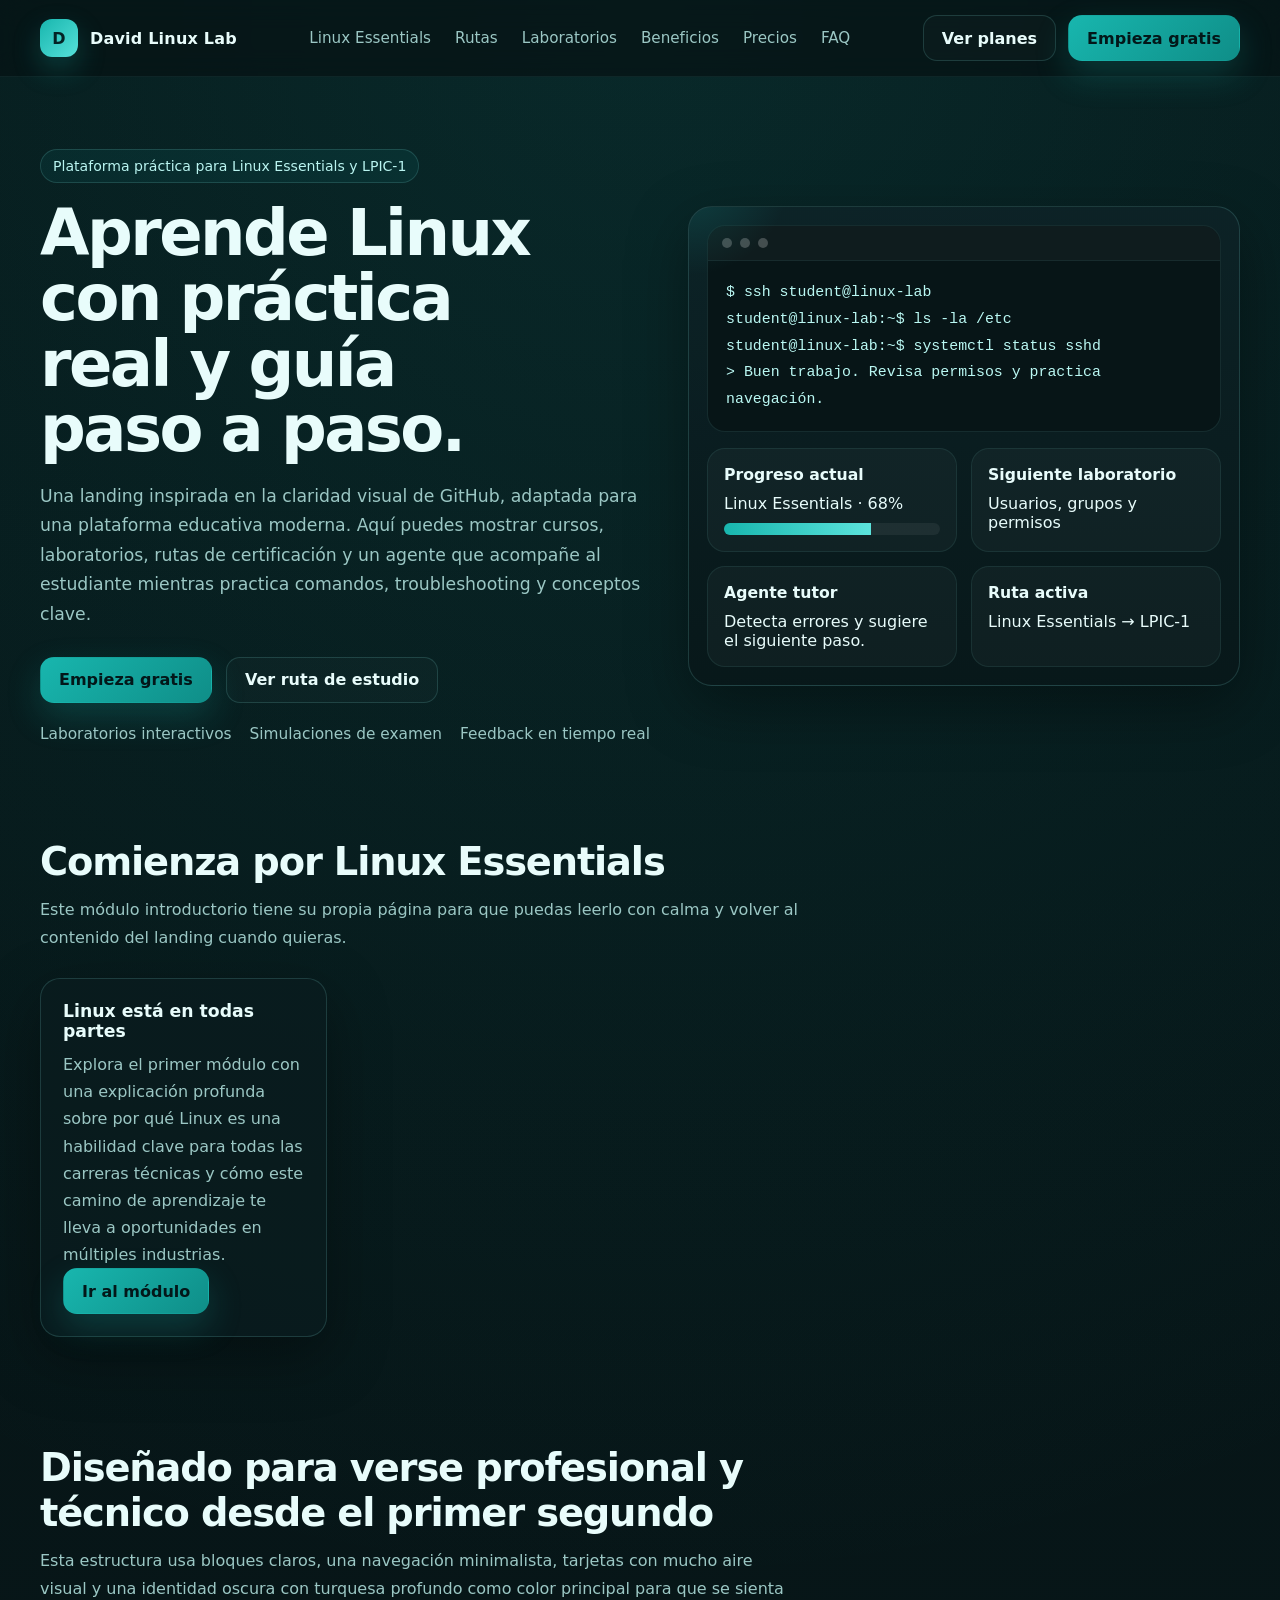
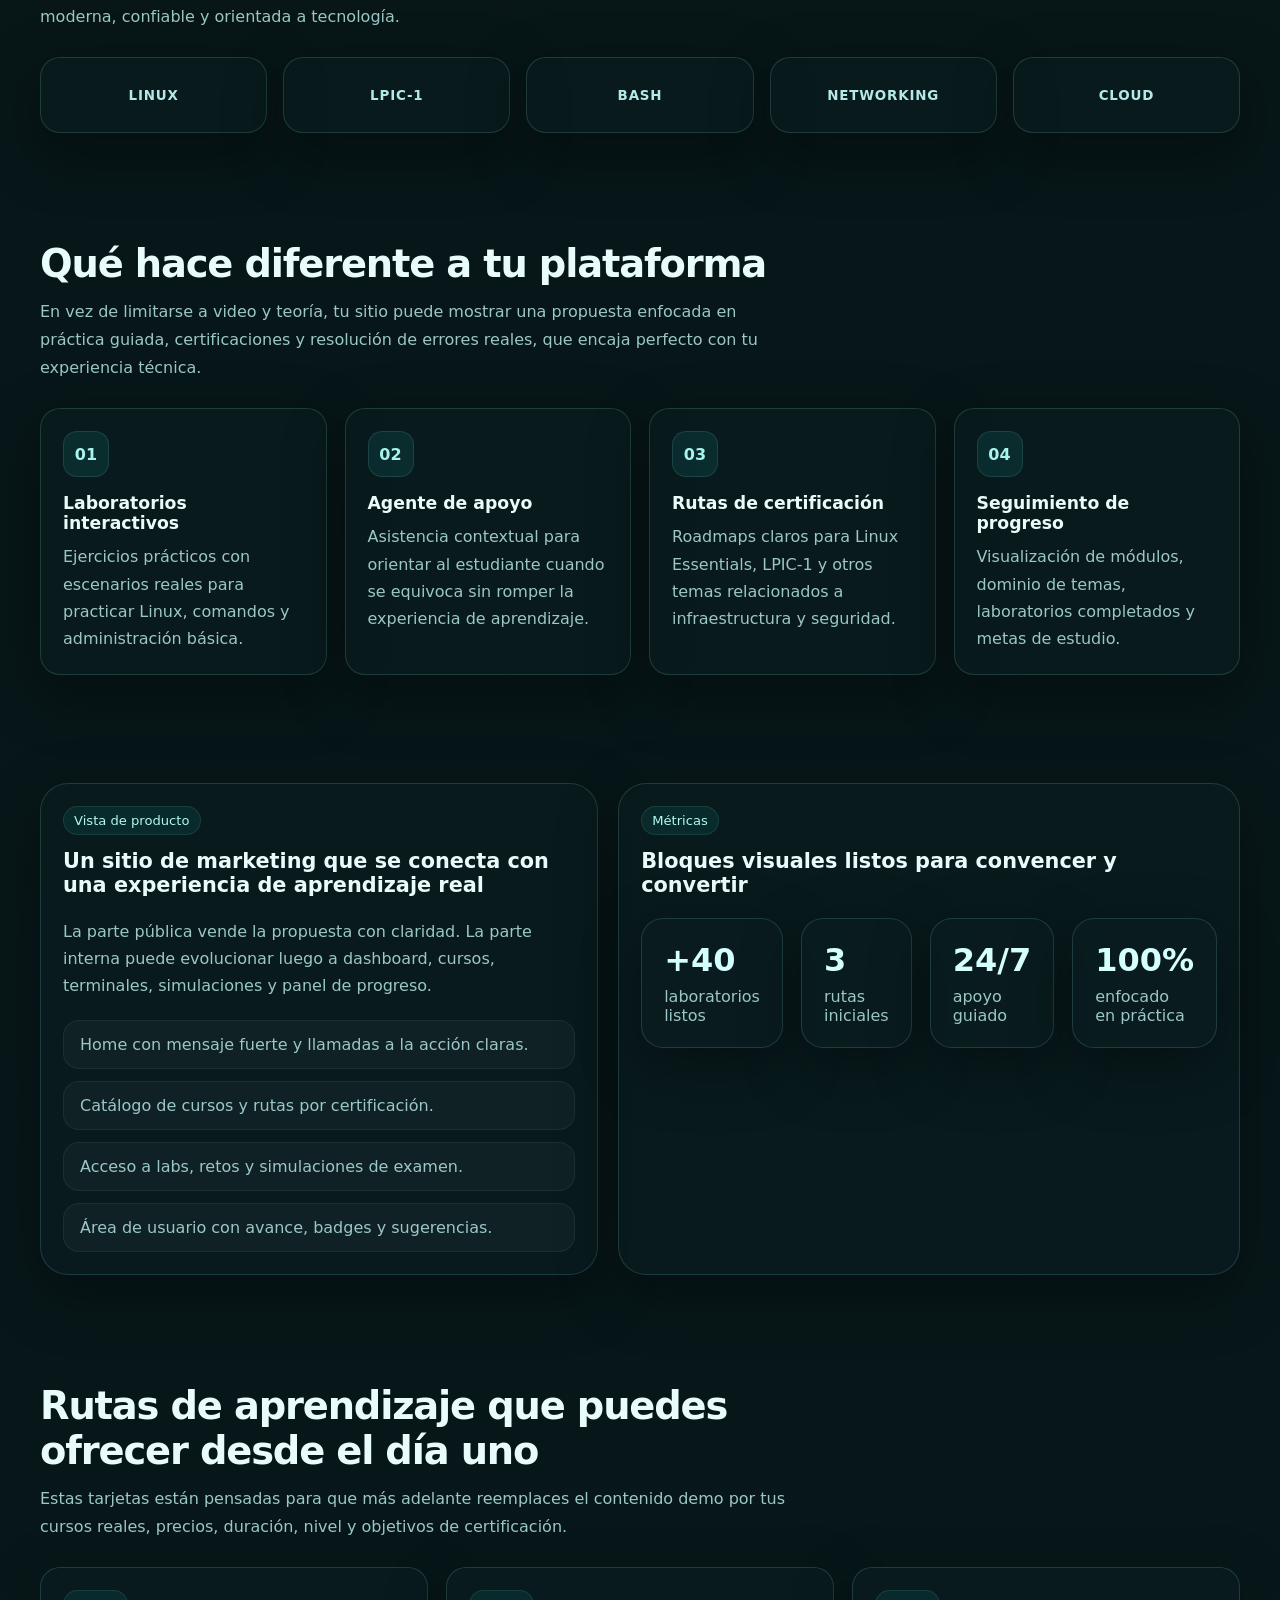
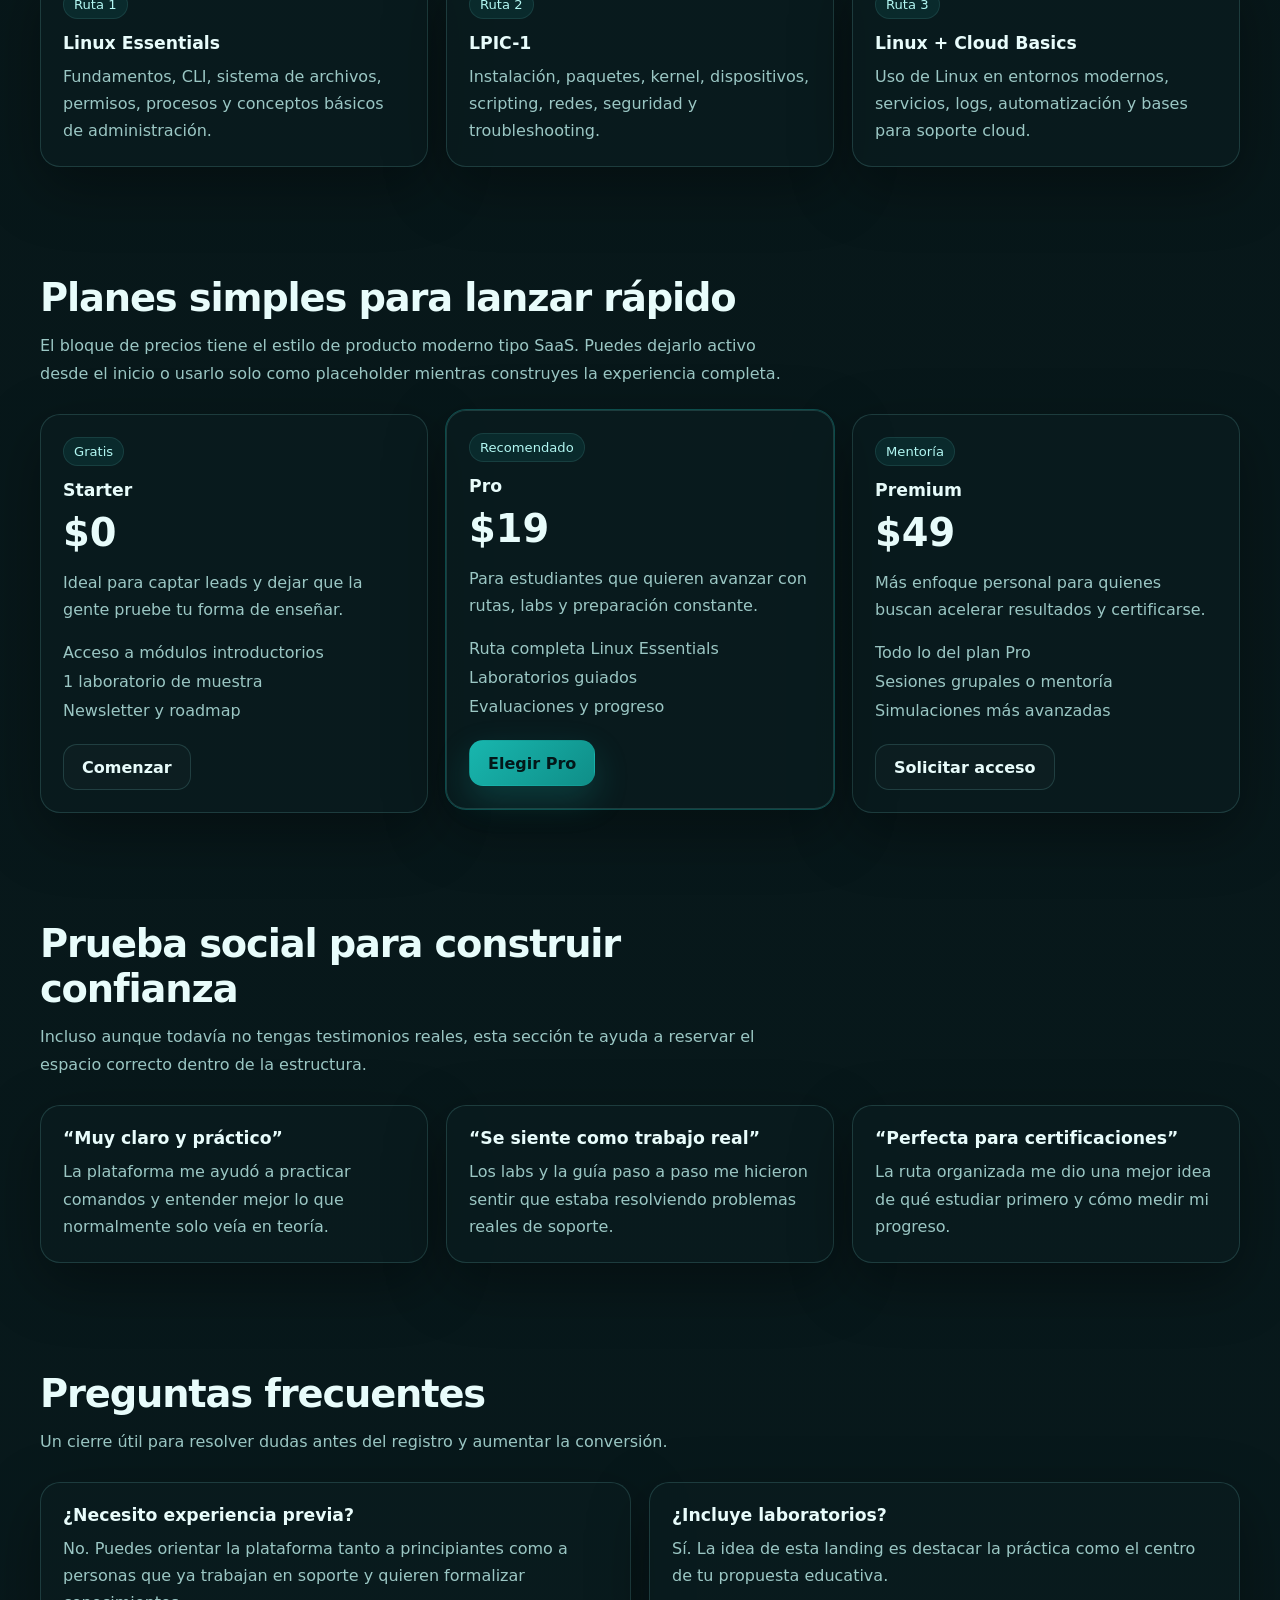
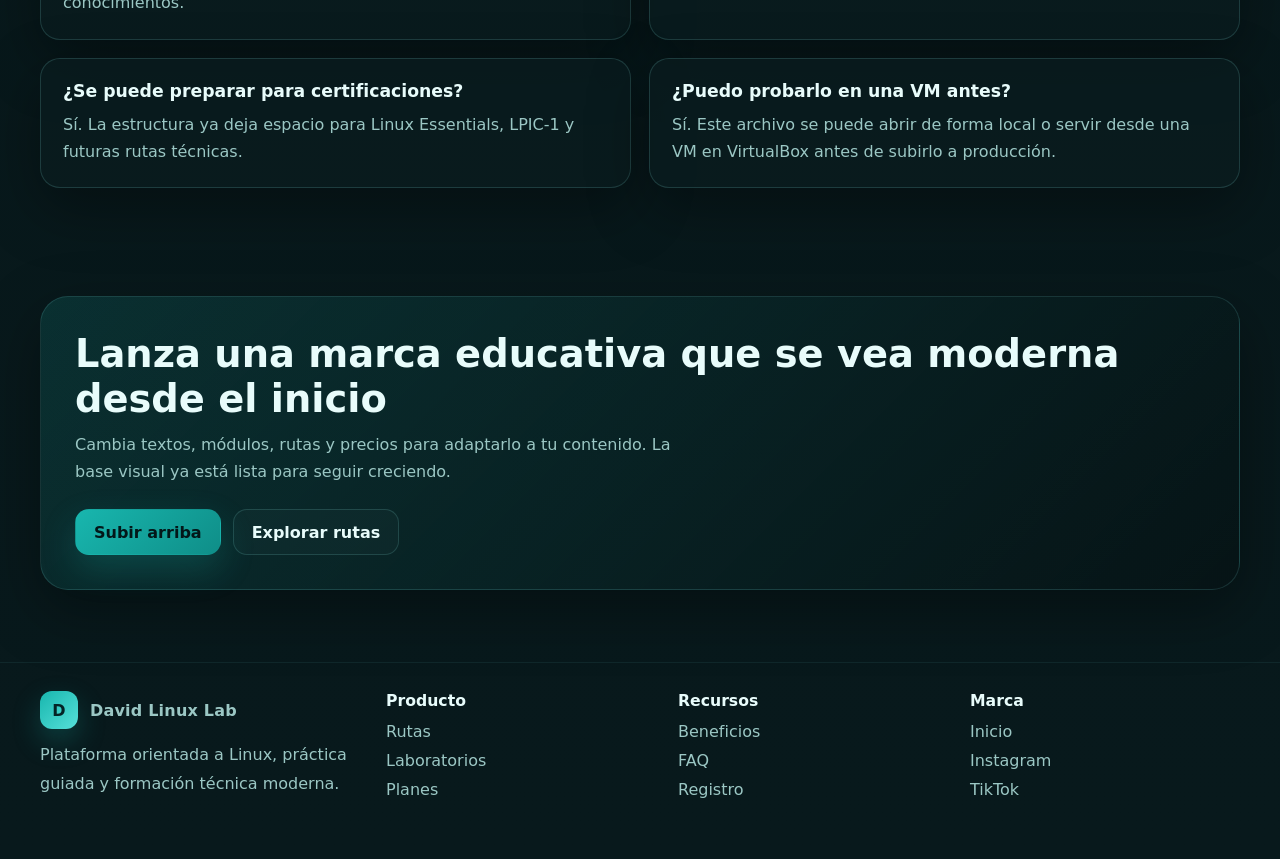
<file: index.html>
<!DOCTYPE html>
<html lang="es">
<head>
  <meta charset="UTF-8" />
  <meta name="viewport" content="width=device-width, initial-scale=1.0" />
  <title>Plataforma de Educación - Landing</title>
  <link rel="stylesheet" href="css/style.css" />
</head>
<body>
  <header class="site-header">
    <div class="container nav" id="nav">
      <a class="brand" href="#inicio">
        <span class="brand-mark">D</span>
        <span>David Linux Lab</span>
      </a>

      <nav class="nav-links">
        <a href="#linux-essentials">Linux Essentials</a>
        <a href="#rutas">Rutas</a>
        <a href="#labs">Laboratorios</a>
        <a href="#beneficios">Beneficios</a>
        <a href="#precios">Precios</a>
        <a href="#faq">FAQ</a>
      </nav>

      <div class="nav-actions">
        <a class="btn btn-secondary" href="#precios">Ver planes</a>
        <a class="btn btn-primary" href="#cta">Empieza gratis</a>
        <button class="mobile-toggle" id="mobileToggle" aria-label="Abrir menú">☰</button>
      </div>
    </div>
  </header>

  <main>
    <section class="hero" id="inicio">
      <div class="container hero-grid">
        <div>
          <div class="eyebrow">Plataforma práctica para Linux Essentials y LPIC-1</div>
          <h1>Aprende Linux con práctica real y guía paso a paso.</h1>
          <p>
            Una landing inspirada en la claridad visual de GitHub, adaptada para una plataforma educativa moderna.
            Aquí puedes mostrar cursos, laboratorios, rutas de certificación y un agente que acompañe al estudiante
            mientras practica comandos, troubleshooting y conceptos clave.
          </p>

          <div class="hero-actions">
            <a class="btn btn-primary" href="#cta">Empieza gratis</a>
            <a class="btn btn-secondary" href="#rutas">Ver ruta de estudio</a>
          </div>

          <div class="hero-meta">
            <span>Laboratorios interactivos</span>
            <span>Simulaciones de examen</span>
            <span>Feedback en tiempo real</span>
          </div>
        </div>

        <div class="hero-card">
          <div class="terminal">
            <div class="terminal-bar">
              <span class="dot"></span>
              <span class="dot"></span>
              <span class="dot"></span>
            </div>
            <div class="terminal-body">
              <div>$ ssh student@linux-lab</div>
              <div>student@linux-lab:~$ ls -la /etc</div>
              <div>student@linux-lab:~$ systemctl status sshd</div>
              <div>> Buen trabajo. Revisa permisos y practica navegación.</div>
            </div>
          </div>

          <div class="dashboard-grid">
            <div class="mini-card">
              <h4>Progreso actual</h4>
              <div>Linux Essentials · 68%</div>
              <div class="progress"><span></span></div>
            </div>
            <div class="mini-card">
              <h4>Siguiente laboratorio</h4>
              <div>Usuarios, grupos y permisos</div>
            </div>
            <div class="mini-card">
              <h4>Agente tutor</h4>
              <div>Detecta errores y sugiere el siguiente paso.</div>
            </div>
            <div class="mini-card">
              <h4>Ruta activa</h4>
              <div>Linux Essentials → LPIC-1</div>
            </div>
          </div>
        </div>
      </div>
    </section>

    <section class="section" id="essentials-cta">
      <div class="container">
        <div class="section-heading">
          <h2>Comienza por Linux Essentials</h2>
          <p>
            Este módulo introductorio tiene su propia página para que puedas leerlo con calma y volver al contenido del
            landing cuando quieras.
          </p>
        </div>

        <div class="feature-grid">
          <article class="feature-card">
            <h3>Linux está en todas partes</h3>
            <p>
              Explora el primer módulo con una explicación profunda sobre por qué Linux es una habilidad clave para todas
              las carreras técnicas y cómo este camino de aprendizaje te lleva a oportunidades en múltiples industrias.
            </p>
            <a class="btn btn-primary" href="linux-essentials.html">Ir al módulo</a>
          </article>
        </div>
      </div>
    </section>

    <section class="section">
      <div class="container">
        <div class="section-heading">
          <h2>Diseñado para verse profesional y técnico desde el primer segundo</h2>
          <p>
            Esta estructura usa bloques claros, una navegación minimalista, tarjetas con mucho aire visual y una identidad
            oscura con turquesa profundo como color principal para que se sienta moderna, confiable y orientada a tecnología.
          </p>
        </div>
        <div class="logos">
          <div class="logo-box">Linux</div>
          <div class="logo-box">LPIC-1</div>
          <div class="logo-box">Bash</div>
          <div class="logo-box">Networking</div>
          <div class="logo-box">Cloud</div>
        </div>
      </div>
    </section>

    <section class="section" id="beneficios">
      <div class="container">
        <div class="section-heading">
          <h2>Qué hace diferente a tu plataforma</h2>
          <p>
            En vez de limitarse a video y teoría, tu sitio puede mostrar una propuesta enfocada en práctica guiada, certificaciones
            y resolución de errores reales, que encaja perfecto con tu experiencia técnica.
          </p>
        </div>

        <div class="feature-grid">
          <article class="feature-card">
            <div class="feature-icon">01</div>
            <h3>Laboratorios interactivos</h3>
            <p>Ejercicios prácticos con escenarios reales para practicar Linux, comandos y administración básica.</p>
          </article>
          <article class="feature-card">
            <div class="feature-icon">02</div>
            <h3>Agente de apoyo</h3>
            <p>Asistencia contextual para orientar al estudiante cuando se equivoca sin romper la experiencia de aprendizaje.</p>
          </article>
          <article class="feature-card">
            <div class="feature-icon">03</div>
            <h3>Rutas de certificación</h3>
            <p>Roadmaps claros para Linux Essentials, LPIC-1 y otros temas relacionados a infraestructura y seguridad.</p>
          </article>
          <article class="feature-card">
            <div class="feature-icon">04</div>
            <h3>Seguimiento de progreso</h3>
            <p>Visualización de módulos, dominio de temas, laboratorios completados y metas de estudio.</p>
          </article>
        </div>
      </div>
    </section>

    <section class="section" id="labs">
      <div class="container showcase">
        <div class="showcase-panel">
          <span class="tag">Vista de producto</span>
          <h3>Un sitio de marketing que se conecta con una experiencia de aprendizaje real</h3>
          <p style="color: var(--muted); line-height: 1.7;">
            La parte pública vende la propuesta con claridad. La parte interna puede evolucionar luego a dashboard, cursos,
            terminales, simulaciones y panel de progreso.
          </p>
          <div class="showcase-list">
            <div class="showcase-item">Home con mensaje fuerte y llamadas a la acción claras.</div>
            <div class="showcase-item">Catálogo de cursos y rutas por certificación.</div>
            <div class="showcase-item">Acceso a labs, retos y simulaciones de examen.</div>
            <div class="showcase-item">Área de usuario con avance, badges y sugerencias.</div>
          </div>
        </div>

        <div class="showcase-panel">
          <span class="tag">Métricas</span>
          <h3>Bloques visuales listos para convencer y convertir</h3>
          <div class="stats-grid">
            <div class="stat-card">
              <strong>+40</strong>
              <span style="color: var(--muted);">laboratorios listos</span>
            </div>
            <div class="stat-card">
              <strong>3</strong>
              <span style="color: var(--muted);">rutas iniciales</span>
            </div>
            <div class="stat-card">
              <strong>24/7</strong>
              <span style="color: var(--muted);">apoyo guiado</span>
            </div>
            <div class="stat-card">
              <strong>100%</strong>
              <span style="color: var(--muted);">enfocado en práctica</span>
            </div>
          </div>
        </div>
      </div>
    </section>

    <section class="section" id="rutas">
      <div class="container">
        <div class="section-heading">
          <h2>Rutas de aprendizaje que puedes ofrecer desde el día uno</h2>
          <p>
            Estas tarjetas están pensadas para que más adelante reemplaces el contenido demo por tus cursos reales,
            precios, duración, nivel y objetivos de certificación.
          </p>
        </div>

        <div class="paths-grid">
          <article class="path-card">
            <span class="tag">Ruta 1</span>
            <h3>Linux Essentials</h3>
            <p>Fundamentos, CLI, sistema de archivos, permisos, procesos y conceptos básicos de administración.</p>
          </article>
          <article class="path-card">
            <span class="tag">Ruta 2</span>
            <h3>LPIC-1</h3>
            <p>Instalación, paquetes, kernel, dispositivos, scripting, redes, seguridad y troubleshooting.</p>
          </article>
          <article class="path-card">
            <span class="tag">Ruta 3</span>
            <h3>Linux + Cloud Basics</h3>
            <p>Uso de Linux en entornos modernos, servicios, logs, automatización y bases para soporte cloud.</p>
          </article>
        </div>
      </div>
    </section>

    <section class="section" id="precios">
      <div class="container">
        <div class="section-heading">
          <h2>Planes simples para lanzar rápido</h2>
          <p>
            El bloque de precios tiene el estilo de producto moderno tipo SaaS. Puedes dejarlo activo desde el inicio o usarlo
            solo como placeholder mientras construyes la experiencia completa.
          </p>
        </div>

        <div class="pricing-grid">
          <article class="pricing-card">
            <span class="tag">Gratis</span>
            <h3>Starter</h3>
            <div class="price">$0</div>
            <p>Ideal para captar leads y dejar que la gente pruebe tu forma de enseñar.</p>
            <div class="pricing-list">
              <span>Acceso a módulos introductorios</span>
              <span>1 laboratorio de muestra</span>
              <span>Newsletter y roadmap</span>
            </div>
            <a class="btn btn-secondary" href="#cta">Comenzar</a>
          </article>

          <article class="pricing-card featured">
            <span class="tag">Recomendado</span>
            <h3>Pro</h3>
            <div class="price">$19</div>
            <p>Para estudiantes que quieren avanzar con rutas, labs y preparación constante.</p>
            <div class="pricing-list">
              <span>Ruta completa Linux Essentials</span>
              <span>Laboratorios guiados</span>
              <span>Evaluaciones y progreso</span>
            </div>
            <a class="btn btn-primary" href="#cta">Elegir Pro</a>
          </article>

          <article class="pricing-card">
            <span class="tag">Mentoría</span>
            <h3>Premium</h3>
            <div class="price">$49</div>
            <p>Más enfoque personal para quienes buscan acelerar resultados y certificarse.</p>
            <div class="pricing-list">
              <span>Todo lo del plan Pro</span>
              <span>Sesiones grupales o mentoría</span>
              <span>Simulaciones más avanzadas</span>
            </div>
            <a class="btn btn-secondary" href="#cta">Solicitar acceso</a>
          </article>
        </div>
      </div>
    </section>

    <section class="section">
      <div class="container">
        <div class="section-heading">
          <h2>Prueba social para construir confianza</h2>
          <p>
            Incluso aunque todavía no tengas testimonios reales, esta sección te ayuda a reservar el espacio correcto dentro de la estructura.
          </p>
        </div>

        <div class="testimonial-grid">
          <article class="testimonial">
            <h3>“Muy claro y práctico”</h3>
            <p>La plataforma me ayudó a practicar comandos y entender mejor lo que normalmente solo veía en teoría.</p>
          </article>
          <article class="testimonial">
            <h3>“Se siente como trabajo real”</h3>
            <p>Los labs y la guía paso a paso me hicieron sentir que estaba resolviendo problemas reales de soporte.</p>
          </article>
          <article class="testimonial">
            <h3>“Perfecta para certificaciones”</h3>
            <p>La ruta organizada me dio una mejor idea de qué estudiar primero y cómo medir mi progreso.</p>
          </article>
        </div>
      </div>
    </section>

    <section class="section" id="faq">
      <div class="container">
        <div class="section-heading">
          <h2>Preguntas frecuentes</h2>
          <p>Un cierre útil para resolver dudas antes del registro y aumentar la conversión.</p>
        </div>

        <div class="faq-grid">
          <article class="faq-item">
            <h3>¿Necesito experiencia previa?</h3>
            <p>No. Puedes orientar la plataforma tanto a principiantes como a personas que ya trabajan en soporte y quieren formalizar conocimientos.</p>
          </article>
          <article class="faq-item">
            <h3>¿Incluye laboratorios?</h3>
            <p>Sí. La idea de esta landing es destacar la práctica como el centro de tu propuesta educativa.</p>
          </article>
          <article class="faq-item">
            <h3>¿Se puede preparar para certificaciones?</h3>
            <p>Sí. La estructura ya deja espacio para Linux Essentials, LPIC-1 y futuras rutas técnicas.</p>
          </article>
          <article class="faq-item">
            <h3>¿Puedo probarlo en una VM antes?</h3>
            <p>Sí. Este archivo se puede abrir de forma local o servir desde una VM en VirtualBox antes de subirlo a producción.</p>
          </article>
        </div>
      </div>
    </section>

    <section class="section cta" id="cta">
      <div class="container">
        <div class="cta-box">
          <div>
            <h2 style="margin:0 0 10px; font-size: clamp(1.8rem, 3vw, 2.6rem);">Lanza una marca educativa que se vea moderna desde el inicio</h2>
            <p style="margin:0; color: var(--muted); line-height: 1.7; max-width: 60ch;">
              Cambia textos, módulos, rutas y precios para adaptarlo a tu contenido. La base visual ya está lista para seguir creciendo.
            </p>
          </div>
          <div style="display:flex; gap: 12px; flex-wrap: wrap;">
            <a class="btn btn-primary" href="#inicio">Subir arriba</a>
            <a class="btn btn-secondary" href="#rutas">Explorar rutas</a>
          </div>
        </div>
      </div>
    </section>
  </main>

  <footer class="site-footer">
    <div class="container footer-grid">
      <div>
        <div class="brand" style="margin-bottom: 12px;">
          <span class="brand-mark">D</span>
          <span>David Linux Lab</span>
        </div>
        <p style="margin:0; line-height:1.8; color: var(--muted);">
          Plataforma orientada a Linux, práctica guiada y formación técnica moderna.
        </p>
      </div>
      <div>
        <h4>Producto</h4>
        <a href="#rutas">Rutas</a>
        <a href="#labs">Laboratorios</a>
        <a href="#precios">Planes</a>
      </div>
      <div>
        <h4>Recursos</h4>
        <a href="#beneficios">Beneficios</a>
        <a href="#faq">FAQ</a>
        <a href="#cta">Registro</a>
      </div>
      <div>
        <h4>Marca</h4>
        <a href="#inicio">Inicio</a>
        <a href="#">Instagram</a>
        <a href="#">TikTok</a>
      </div>
    </div>
  </footer>

  <script src="js/script.js"></script>
</body>
</html>
</file>
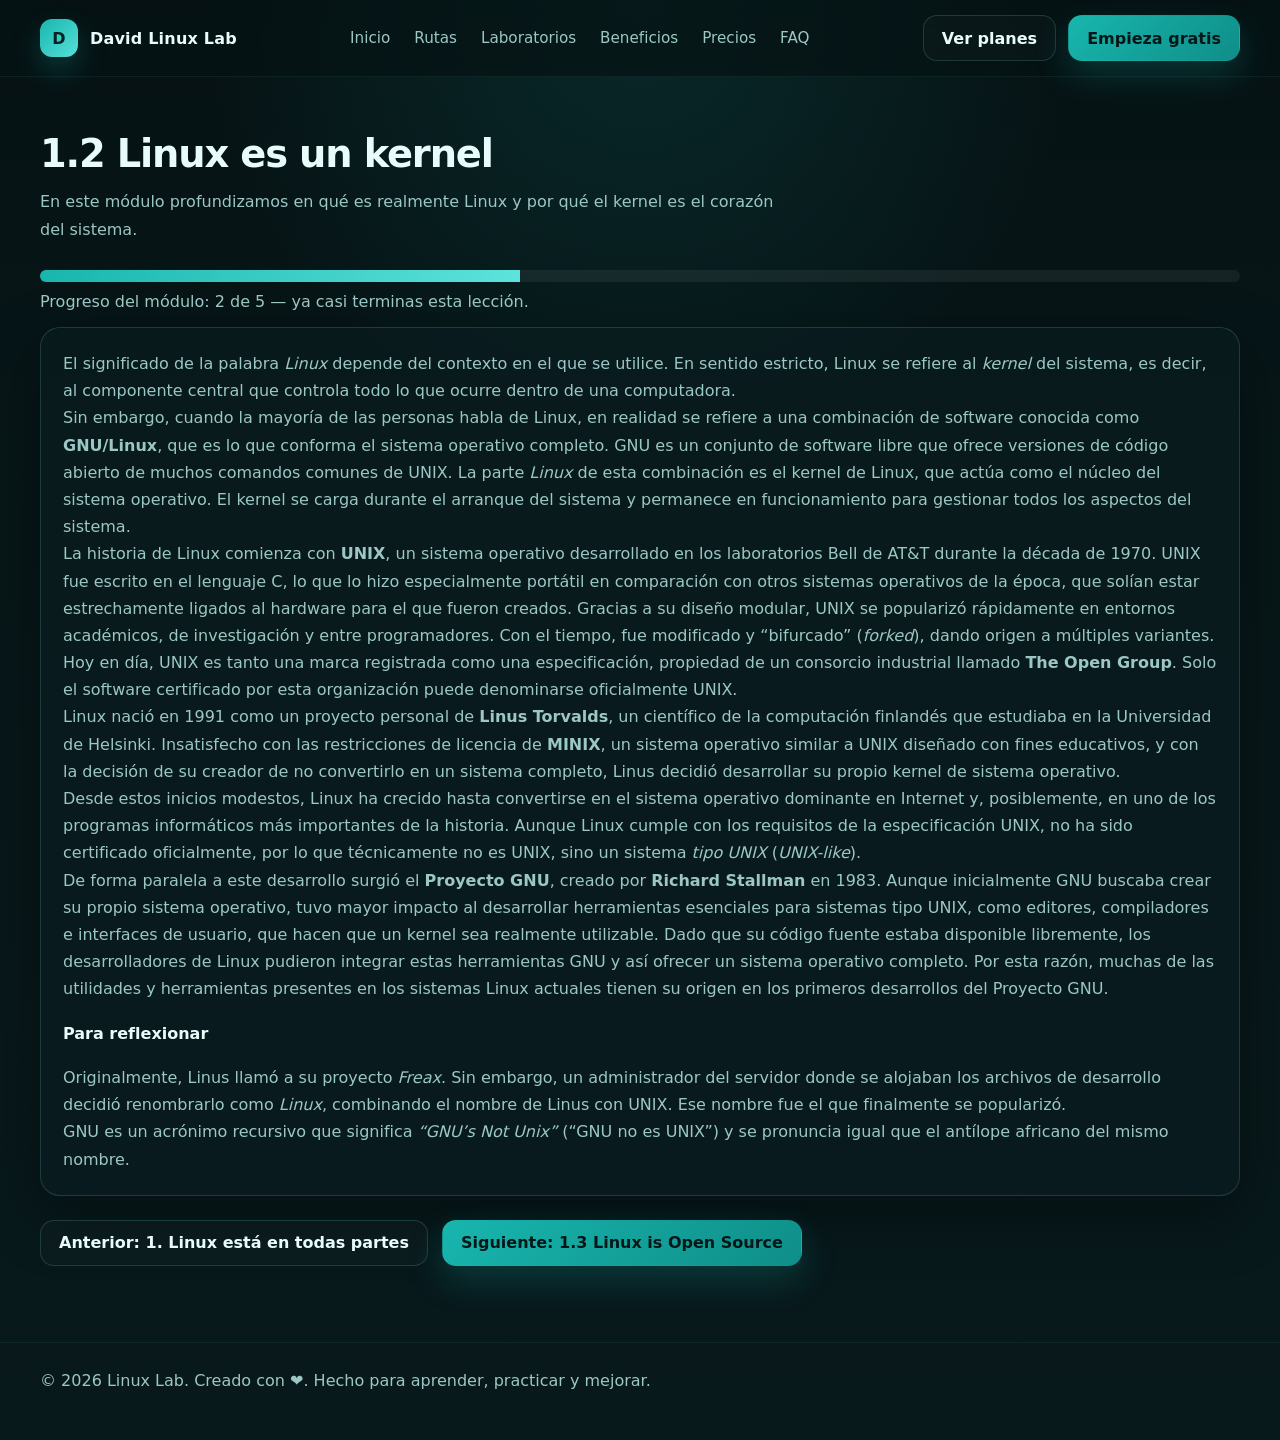
<file: linux-essentials-1-2.html>
<!DOCTYPE html>
<html lang="es">
<head>
  <meta charset="UTF-8" />
  <meta name="viewport" content="width=device-width, initial-scale=1.0" />
  <title>Linux Essentials 1.2 - Linux es un kernel</title>
  <link rel="stylesheet" href="css/style.css" />
</head>
<body>
  <header class="site-header">
    <div class="container nav" id="nav">
      <a class="brand" href="index.html">
        <span class="brand-mark">D</span>
        <span>David Linux Lab</span>
      </a>

      <nav class="nav-links">
        <a href="index.html">Inicio</a>
        <a href="index.html#rutas">Rutas</a>
        <a href="index.html#labs">Laboratorios</a>
        <a href="index.html#beneficios">Beneficios</a>
        <a href="index.html#precios">Precios</a>
        <a href="index.html#faq">FAQ</a>
      </nav>

      <div class="nav-actions">
        <a class="btn btn-secondary" href="index.html#precios">Ver planes</a>
        <a class="btn btn-primary" href="index.html#cta">Empieza gratis</a>
        <button class="mobile-toggle" id="mobileToggle" aria-label="Abrir menú">☰</button>
      </div>
    </div>
  </header>

  <main>
    <section class="section">
      <div class="container">
        <div class="section-heading">
          <h2>1.2 Linux es un kernel</h2>
          <p>
            En este módulo profundizamos en qué es realmente Linux y por qué el kernel es el corazón del sistema.
          </p>
        </div>

        <div class="progress" aria-label="Progreso del módulo">
          <span style="width: 40%;"></span>
        </div>
        <p style="margin-top: 10px; color: var(--muted);">Progreso del módulo: 2 de 5 — ya casi terminas esta lección.</p>

        <article class="feature-card">
          <p>
            El significado de la palabra <em>Linux</em> depende del contexto en el que se utilice. En sentido estricto, Linux
            se refiere al <em>kernel</em> del sistema, es decir, al componente central que controla todo lo que ocurre dentro de
            una computadora.
          </p>
          <p>
            Sin embargo, cuando la mayoría de las personas habla de Linux, en realidad se refiere a una combinación de software
            conocida como <strong>GNU/Linux</strong>, que es lo que conforma el sistema operativo completo. GNU es un conjunto de
            software libre que ofrece versiones de código abierto de muchos comandos comunes de UNIX. La parte <em>Linux</em> de
            esta combinación es el kernel de Linux, que actúa como el núcleo del sistema operativo. El kernel se carga durante
            el arranque del sistema y permanece en funcionamiento para gestionar todos los aspectos del sistema.
          </p>
          <p>
            La historia de Linux comienza con <strong>UNIX</strong>, un sistema operativo desarrollado en los laboratorios Bell de
            AT&amp;T durante la década de 1970. UNIX fue escrito en el lenguaje C, lo que lo hizo especialmente portátil en comparación
            con otros sistemas operativos de la época, que solían estar estrechamente ligados al hardware para el que fueron creados.
            Gracias a su diseño modular, UNIX se popularizó rápidamente en entornos académicos, de investigación y entre programadores.
            Con el tiempo, fue modificado y “bifurcado” (<em>forked</em>), dando origen a múltiples variantes. Hoy en día, UNIX es tanto una
            marca registrada como una especificación, propiedad de un consorcio industrial llamado <strong>The Open Group</strong>.
            Solo el software certificado por esta organización puede denominarse oficialmente UNIX.
          </p>
          <p>
            Linux nació en 1991 como un proyecto personal de <strong>Linus Torvalds</strong>, un científico de la computación finlandés que
            estudiaba en la Universidad de Helsinki. Insatisfecho con las restricciones de licencia de <strong>MINIX</strong>, un sistema
            operativo similar a UNIX diseñado con fines educativos, y con la decisión de su creador de no convertirlo en un sistema completo,
            Linus decidió desarrollar su propio kernel de sistema operativo.
          </p>
          <p>
            Desde estos inicios modestos, Linux ha crecido hasta convertirse en el sistema operativo dominante en Internet y, posiblemente,
            en uno de los programas informáticos más importantes de la historia. Aunque Linux cumple con los requisitos de la especificación
            UNIX, no ha sido certificado oficialmente, por lo que técnicamente no es UNIX, sino un sistema <em>tipo UNIX</em> (<em>UNIX-like</em>).
          </p>
          <p>
            De forma paralela a este desarrollo surgió el <strong>Proyecto GNU</strong>, creado por <strong>Richard Stallman</strong> en 1983.
            Aunque inicialmente GNU buscaba crear su propio sistema operativo, tuvo mayor impacto al desarrollar herramientas esenciales para
            sistemas tipo UNIX, como editores, compiladores e interfaces de usuario, que hacen que un kernel sea realmente utilizable. Dado
            que su código fuente estaba disponible libremente, los desarrolladores de Linux pudieron integrar estas herramientas GNU y así ofrecer
            un sistema operativo completo. Por esta razón, muchas de las utilidades y herramientas presentes en los sistemas Linux actuales tienen
            su origen en los primeros desarrollos del Proyecto GNU.
          </p>

          <h4>Para reflexionar</h4>
          <p>
            Originalmente, Linus llamó a su proyecto <em>Freax</em>. Sin embargo, un administrador del servidor donde se alojaban los archivos
            de desarrollo decidió renombrarlo como <em>Linux</em>, combinando el nombre de Linus con UNIX. Ese nombre fue el que finalmente se
            popularizó.
          </p>
          <p>
            GNU es un acrónimo recursivo que significa <em>“GNU’s Not Unix”</em> (“GNU no es UNIX”) y se pronuncia igual que el antílope africano del mismo nombre.
          </p>
        </article>

        <div class="hero-actions" style="margin-top: 24px;">
          <a class="btn btn-secondary" href="linux-essentials.html">Anterior: 1. Linux está en todas partes</a>
            <a class="btn btn-primary" href="linux-essentials-1-3.html">Siguiente: 1.3 Linux is Open Source</a>
        </div>
      </div>
    </section>
  </main>

  <footer class="site-footer">
    <div class="container">
      <span>&copy; 2026 Linux Lab. Creado con ❤️.</span>
      <span>Hecho para aprender, practicar y mejorar.</span>
    </div>
  </footer>

  <script src="js/script.js"></script>
</body>
</html>
</file>
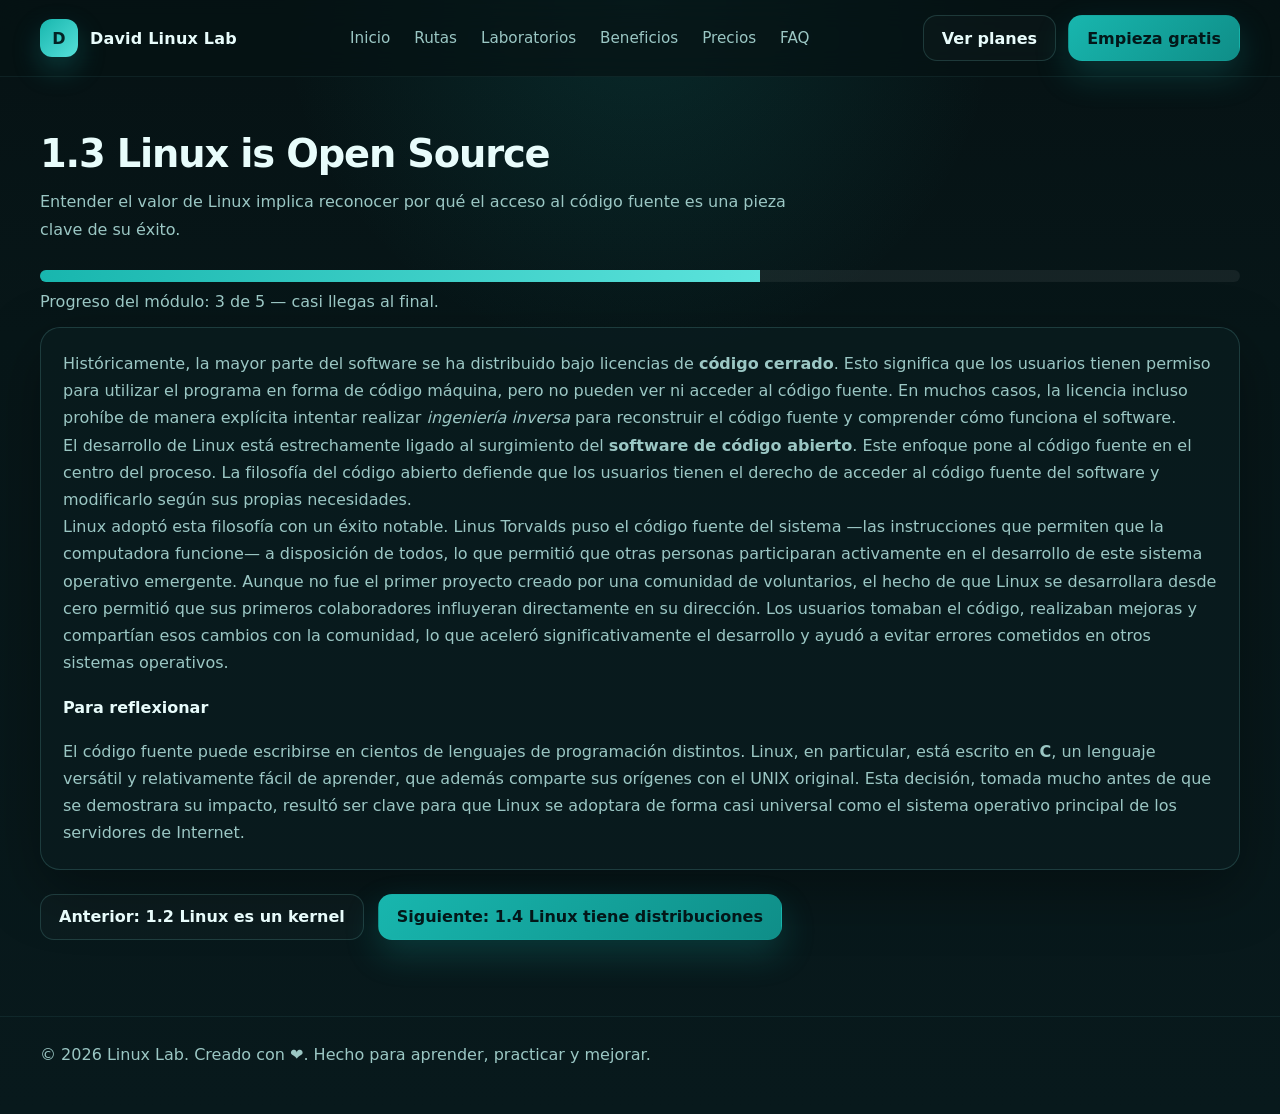
<file: linux-essentials-1-3.html>
<!DOCTYPE html>
<html lang="es">
<head>
  <meta charset="UTF-8" />
  <meta name="viewport" content="width=device-width, initial-scale=1.0" />
  <title>Linux Essentials 1.3 - Linux is Open Source</title>
  <link rel="stylesheet" href="css/style.css" />
</head>
<body>
  <header class="site-header">
    <div class="container nav" id="nav">
      <a class="brand" href="index.html">
        <span class="brand-mark">D</span>
        <span>David Linux Lab</span>
      </a>

      <nav class="nav-links">
        <a href="index.html">Inicio</a>
        <a href="index.html#rutas">Rutas</a>
        <a href="index.html#labs">Laboratorios</a>
        <a href="index.html#beneficios">Beneficios</a>
        <a href="index.html#precios">Precios</a>
        <a href="index.html#faq">FAQ</a>
      </nav>

      <div class="nav-actions">
        <a class="btn btn-secondary" href="index.html#precios">Ver planes</a>
        <a class="btn btn-primary" href="index.html#cta">Empieza gratis</a>
        <button class="mobile-toggle" id="mobileToggle" aria-label="Abrir menú">☰</button>
      </div>
    </div>
  </header>

  <main>
    <section class="section">
      <div class="container">
        <div class="section-heading">
          <h2>1.3 Linux is Open Source</h2>
          <p>
            Entender el valor de Linux implica reconocer por qué el acceso al código fuente es una pieza clave de su éxito.
          </p>
        </div>

        <div class="progress" aria-label="Progreso del módulo">
          <span style="width: 60%;"></span>
        </div>
        <p style="margin-top: 10px; color: var(--muted);">Progreso del módulo: 3 de 5 — casi llegas al final.</p>

        <article class="feature-card">
          <p>
            Históricamente, la mayor parte del software se ha distribuido bajo licencias de <strong>código cerrado</strong>.
            Esto significa que los usuarios tienen permiso para utilizar el programa en forma de código máquina, pero no pueden
            ver ni acceder al código fuente. En muchos casos, la licencia incluso prohíbe de manera explícita intentar realizar
            <em>ingeniería inversa</em> para reconstruir el código fuente y comprender cómo funciona el software.
          </p>
          <p>
            El desarrollo de Linux está estrechamente ligado al surgimiento del <strong>software de código abierto</strong>.
            Este enfoque pone al código fuente en el centro del proceso. La filosofía del código abierto defiende que los
            usuarios tienen el derecho de acceder al código fuente del software y modificarlo según sus propias necesidades.
          </p>
          <p>
            Linux adoptó esta filosofía con un éxito notable. Linus Torvalds puso el código fuente del sistema —las instrucciones
            que permiten que la computadora funcione— a disposición de todos, lo que permitió que otras personas participaran
            activamente en el desarrollo de este sistema operativo emergente. Aunque no fue el primer proyecto creado por una
            comunidad de voluntarios, el hecho de que Linux se desarrollara desde cero permitió que sus primeros colaboradores
            influyeran directamente en su dirección. Los usuarios tomaban el código, realizaban mejoras y compartían esos cambios
            con la comunidad, lo que aceleró significativamente el desarrollo y ayudó a evitar errores cometidos en otros sistemas
            operativos.
          </p>

          <h4>Para reflexionar</h4>
          <p>
            El código fuente puede escribirse en cientos de lenguajes de programación distintos. Linux, en particular, está escrito
            en <strong>C</strong>, un lenguaje versátil y relativamente fácil de aprender, que además comparte sus orígenes con el UNIX
            original. Esta decisión, tomada mucho antes de que se demostrara su impacto, resultó ser clave para que Linux se adoptara de
            forma casi universal como el sistema operativo principal de los servidores de Internet.
          </p>
        </article>

        <div class="hero-actions" style="margin-top: 24px;">
          <a class="btn btn-secondary" href="linux-essentials-1-2.html">Anterior: 1.2 Linux es un kernel</a>
            <a class="btn btn-primary" href="linux-essentials-1-4.html">Siguiente: 1.4 Linux tiene distribuciones</a>
        </div>
      </div>
    </section>
  </main>

  <footer class="site-footer">
    <div class="container">
      <span>&copy; 2026 Linux Lab. Creado con ❤️.</span>
      <span>Hecho para aprender, practicar y mejorar.</span>
    </div>
  </footer>

  <script src="js/script.js"></script>
</body>
</html>
</file>
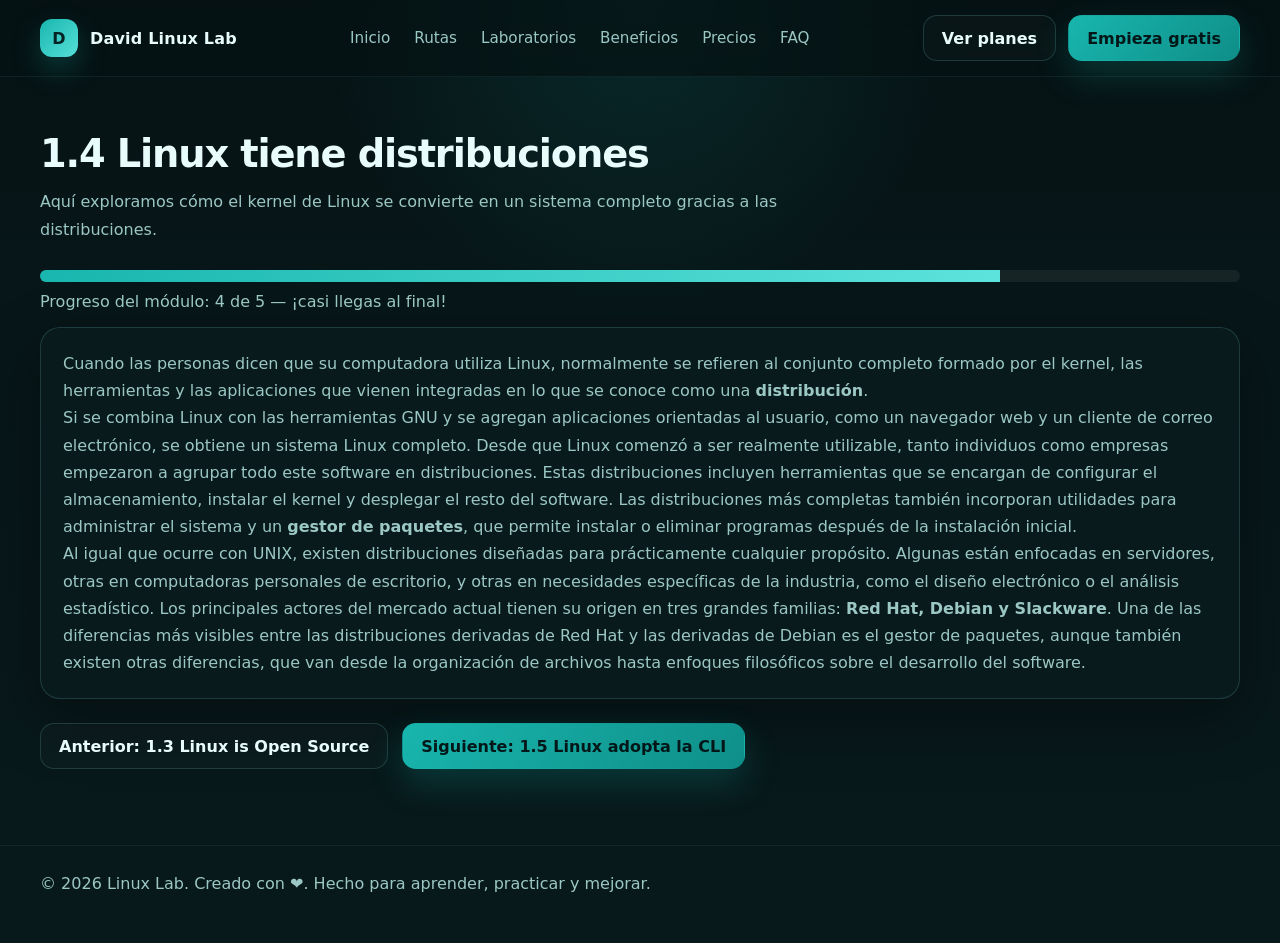
<file: linux-essentials-1-4.html>
<!DOCTYPE html>
<html lang="es">
<head>
  <meta charset="UTF-8" />
  <meta name="viewport" content="width=device-width, initial-scale=1.0" />
  <title>Linux Essentials 1.4 - Linux tiene distribuciones</title>
  <link rel="stylesheet" href="css/style.css" />
</head>
<body>
  <header class="site-header">
    <div class="container nav" id="nav">
      <a class="brand" href="index.html">
        <span class="brand-mark">D</span>
        <span>David Linux Lab</span>
      </a>

      <nav class="nav-links">
        <a href="index.html">Inicio</a>
        <a href="index.html#rutas">Rutas</a>
        <a href="index.html#labs">Laboratorios</a>
        <a href="index.html#beneficios">Beneficios</a>
        <a href="index.html#precios">Precios</a>
        <a href="index.html#faq">FAQ</a>
      </nav>

      <div class="nav-actions">
        <a class="btn btn-secondary" href="index.html#precios">Ver planes</a>
        <a class="btn btn-primary" href="index.html#cta">Empieza gratis</a>
        <button class="mobile-toggle" id="mobileToggle" aria-label="Abrir menú">☰</button>
      </div>
    </div>
  </header>

  <main>
    <section class="section">
      <div class="container">
        <div class="section-heading">
          <h2>1.4 Linux tiene distribuciones</h2>
          <p>
            Aquí exploramos cómo el kernel de Linux se convierte en un sistema completo gracias a las distribuciones.
          </p>
        </div>

        <div class="progress" aria-label="Progreso del módulo">
          <span style="width: 80%;"></span>
        </div>
        <p style="margin-top: 10px; color: var(--muted);">Progreso del módulo: 4 de 5 — ¡casi llegas al final!</p>

        <article class="feature-card">
          <p>
            Cuando las personas dicen que su computadora utiliza Linux, normalmente se refieren al conjunto completo formado por el
            kernel, las herramientas y las aplicaciones que vienen integradas en lo que se conoce como una <strong>distribución</strong>.
          </p>
          <p>
            Si se combina Linux con las herramientas GNU y se agregan aplicaciones orientadas al usuario, como un navegador web y un
            cliente de correo electrónico, se obtiene un sistema Linux completo. Desde que Linux comenzó a ser realmente utilizable,
            tanto individuos como empresas empezaron a agrupar todo este software en distribuciones. Estas distribuciones incluyen
            herramientas que se encargan de configurar el almacenamiento, instalar el kernel y desplegar el resto del software. Las
            distribuciones más completas también incorporan utilidades para administrar el sistema y un <strong>gestor de paquetes</strong>,
            que permite instalar o eliminar programas después de la instalación inicial.
          </p>
          <p>
            Al igual que ocurre con UNIX, existen distribuciones diseñadas para prácticamente cualquier propósito. Algunas están enfocadas
            en servidores, otras en computadoras personales de escritorio, y otras en necesidades específicas de la industria, como el diseño
            electrónico o el análisis estadístico. Los principales actores del mercado actual tienen su origen en tres grandes familias:
            <strong>Red Hat, Debian y Slackware</strong>. Una de las diferencias más visibles entre las distribuciones derivadas de Red Hat
            y las derivadas de Debian es el gestor de paquetes, aunque también existen otras diferencias, que van desde la organización de
            archivos hasta enfoques filosóficos sobre el desarrollo del software.
          </p>
        </article>

        <div class="hero-actions" style="margin-top: 24px;">
          <a class="btn btn-secondary" href="linux-essentials-1-3.html">Anterior: 1.3 Linux is Open Source</a>
            <a class="btn btn-primary" href="linux-essentials-1-5.html">Siguiente: 1.5 Linux adopta la CLI</a>
        </div>
      </div>
    </section>
  </main>

  <footer class="site-footer">
    <div class="container">
      <span>&copy; 2026 Linux Lab. Creado con ❤️.</span>
      <span>Hecho para aprender, practicar y mejorar.</span>
    </div>
  </footer>

  <script src="js/script.js"></script>
</body>
</html>
</file>
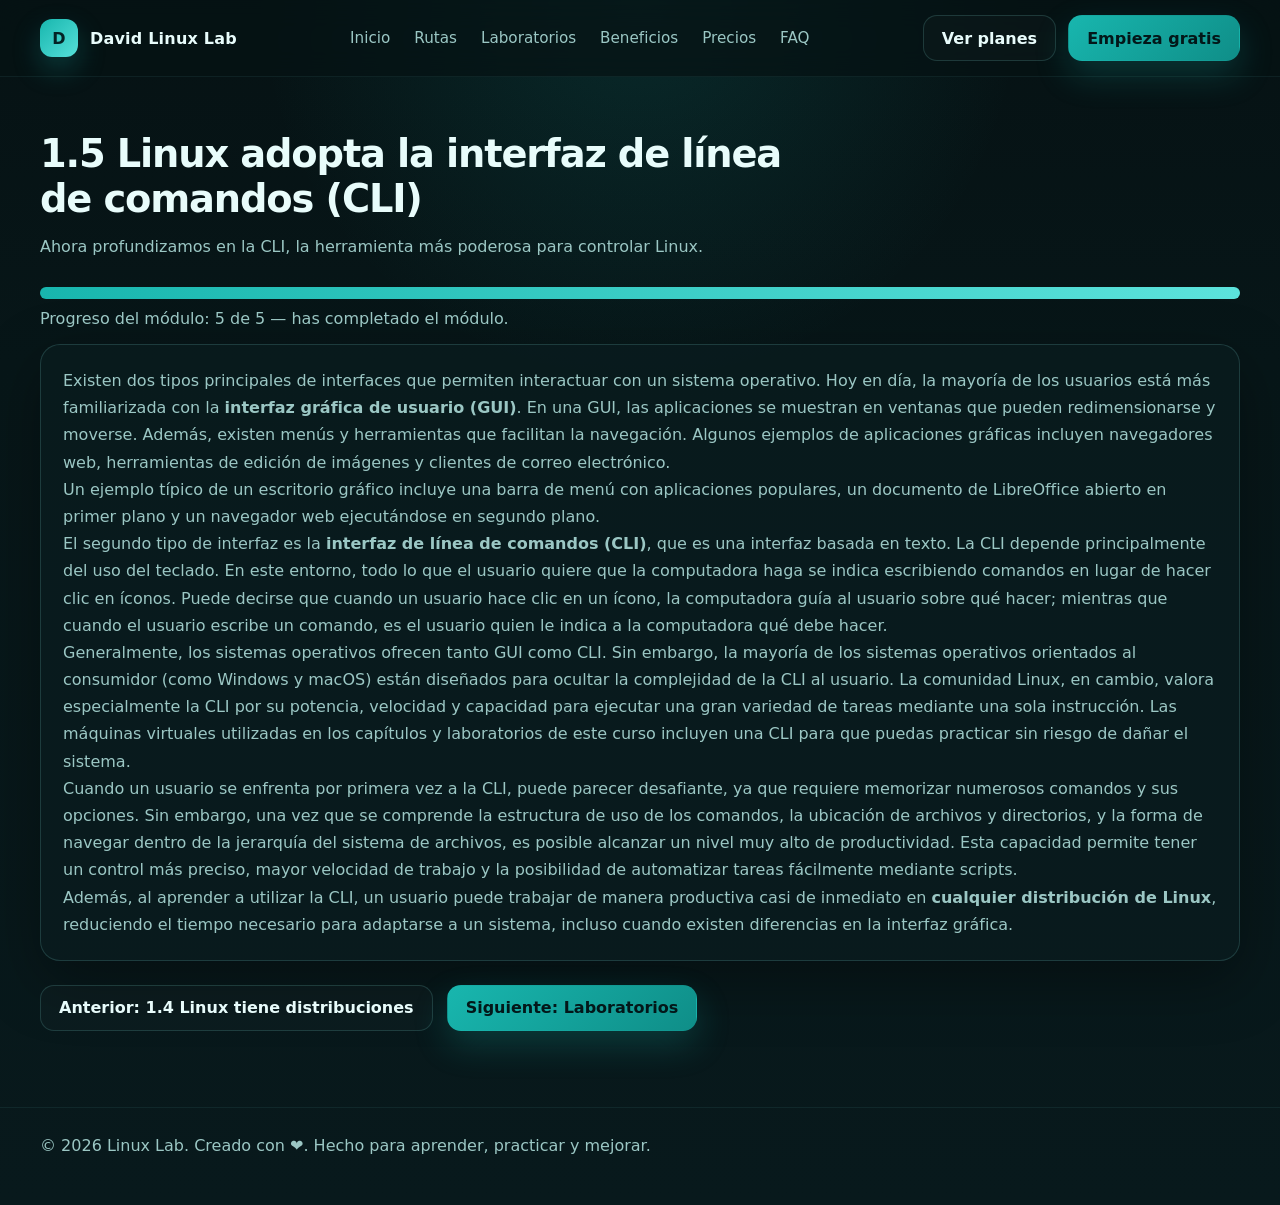
<file: linux-essentials-1-5.html>
<!DOCTYPE html>
<html lang="es">
<head>
  <meta charset="UTF-8" />
  <meta name="viewport" content="width=device-width, initial-scale=1.0" />
  <title>Linux Essentials 1.5 - Linux adopta la CLI</title>
  <link rel="stylesheet" href="css/style.css" />
</head>
<body>
  <header class="site-header">
    <div class="container nav" id="nav">
      <a class="brand" href="index.html">
        <span class="brand-mark">D</span>
        <span>David Linux Lab</span>
      </a>

      <nav class="nav-links">
        <a href="index.html">Inicio</a>
        <a href="index.html#rutas">Rutas</a>
        <a href="index.html#labs">Laboratorios</a>
        <a href="index.html#beneficios">Beneficios</a>
        <a href="index.html#precios">Precios</a>
        <a href="index.html#faq">FAQ</a>
      </nav>

      <div class="nav-actions">
        <a class="btn btn-secondary" href="index.html#precios">Ver planes</a>
        <a class="btn btn-primary" href="index.html#cta">Empieza gratis</a>
        <button class="mobile-toggle" id="mobileToggle" aria-label="Abrir menú">☰</button>
      </div>
    </div>
  </header>

  <main>
    <section class="section">
      <div class="container">
        <div class="section-heading">
          <h2>1.5 Linux adopta la interfaz de línea de comandos (CLI)</h2>
          <p>
            Ahora profundizamos en la CLI, la herramienta más poderosa para controlar Linux.
          </p>
        </div>

        <div class="progress" aria-label="Progreso del módulo">
          <span style="width: 100%;"></span>
        </div>
        <p style="margin-top: 10px; color: var(--muted);">Progreso del módulo: 5 de 5 — has completado el módulo.</p>

        <article class="feature-card">
          <p>
            Existen dos tipos principales de interfaces que permiten interactuar con un sistema operativo. Hoy en día, la mayoría
            de los usuarios está más familiarizada con la <strong>interfaz gráfica de usuario (GUI)</strong>. En una GUI, las aplicaciones
            se muestran en ventanas que pueden redimensionarse y moverse. Además, existen menús y herramientas que facilitan la navegación.
            Algunos ejemplos de aplicaciones gráficas incluyen navegadores web, herramientas de edición de imágenes y clientes de correo electrónico.
          </p>
          <p>
            Un ejemplo típico de un escritorio gráfico incluye una barra de menú con aplicaciones populares, un documento de LibreOffice
            abierto en primer plano y un navegador web ejecutándose en segundo plano.
          </p>
          <p>
            El segundo tipo de interfaz es la <strong>interfaz de línea de comandos (CLI)</strong>, que es una interfaz basada en texto.
            La CLI depende principalmente del uso del teclado. En este entorno, todo lo que el usuario quiere que la computadora haga se indica
            escribiendo comandos en lugar de hacer clic en íconos. Puede decirse que cuando un usuario hace clic en un ícono, la computadora guía
            al usuario sobre qué hacer; mientras que cuando el usuario escribe un comando, es el usuario quien le indica a la computadora qué debe hacer.
          </p>
          <p>
            Generalmente, los sistemas operativos ofrecen tanto GUI como CLI. Sin embargo, la mayoría de los sistemas operativos orientados al consumidor
            (como Windows y macOS) están diseñados para ocultar la complejidad de la CLI al usuario. La comunidad Linux, en cambio, valora especialmente
            la CLI por su potencia, velocidad y capacidad para ejecutar una gran variedad de tareas mediante una sola instrucción. Las máquinas virtuales
            utilizadas en los capítulos y laboratorios de este curso incluyen una CLI para que puedas practicar sin riesgo de dañar el sistema.
          </p>
          <p>
            Cuando un usuario se enfrenta por primera vez a la CLI, puede parecer desafiante, ya que requiere memorizar numerosos comandos y sus opciones.
            Sin embargo, una vez que se comprende la estructura de uso de los comandos, la ubicación de archivos y directorios, y la forma de navegar dentro de
            la jerarquía del sistema de archivos, es posible alcanzar un nivel muy alto de productividad. Esta capacidad permite tener un control más preciso,
            mayor velocidad de trabajo y la posibilidad de automatizar tareas fácilmente mediante scripts.
          </p>
          <p>
            Además, al aprender a utilizar la CLI, un usuario puede trabajar de manera productiva casi de inmediato en <strong>cualquier distribución de Linux</strong>,
            reduciendo el tiempo necesario para adaptarse a un sistema, incluso cuando existen diferencias en la interfaz gráfica.
          </p>
        </article>

        <div class="hero-actions" style="margin-top: 24px;">
          <a class="btn btn-secondary" href="linux-essentials-1-4.html">Anterior: 1.4 Linux tiene distribuciones</a>
          <a class="btn btn-primary" href="index.html#labs">Siguiente: Laboratorios</a>
        </div>
      </div>
    </section>
  </main>

  <footer class="site-footer">
    <div class="container">
      <span>&copy; 2026 Linux Lab. Creado con ❤️.</span>
      <span>Hecho para aprender, practicar y mejorar.</span>
    </div>
  </footer>

  <script src="js/script.js"></script>
</body>
</html>
</file>
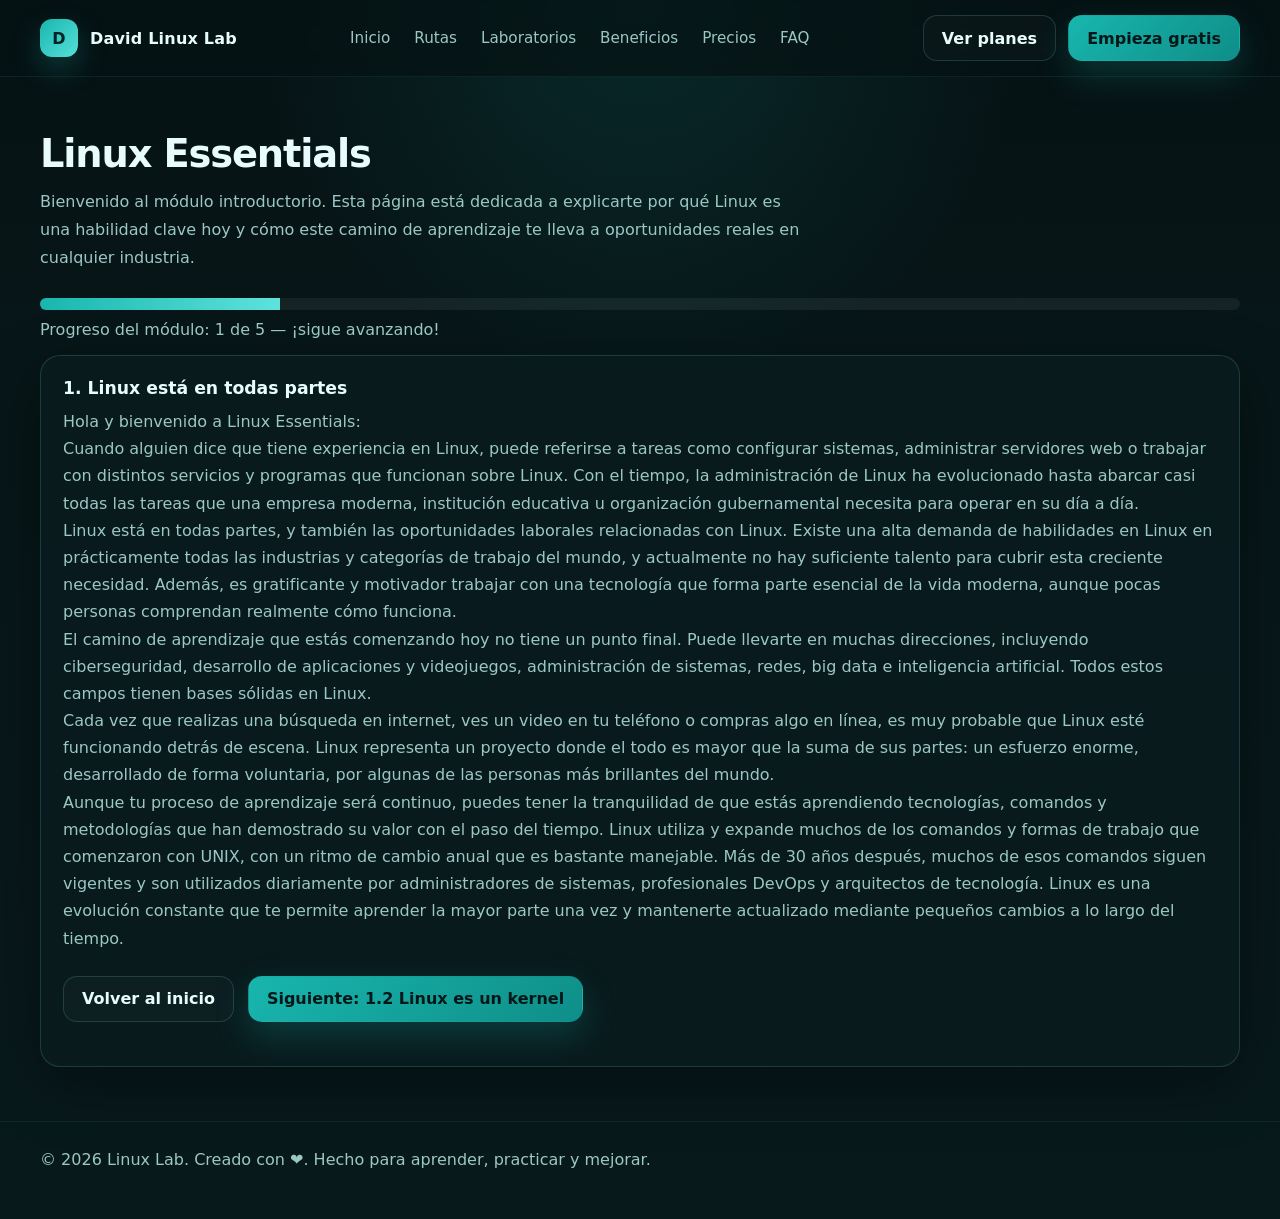
<file: linux-essentials.html>
<!DOCTYPE html>
<html lang="es">
<head>
  <meta charset="UTF-8" />
  <meta name="viewport" content="width=device-width, initial-scale=1.0" />
  <title>Linux Essentials - Linux Lab</title>
  <link rel="stylesheet" href="css/style.css" />
</head>
<body>
  <header class="site-header">
    <div class="container nav" id="nav">
      <a class="brand" href="index.html">
        <span class="brand-mark">D</span>
        <span>David Linux Lab</span>
      </a>

      <nav class="nav-links">
        <a href="index.html">Inicio</a>
        <a href="index.html#rutas">Rutas</a>
        <a href="index.html#labs">Laboratorios</a>
        <a href="index.html#beneficios">Beneficios</a>
        <a href="index.html#precios">Precios</a>
        <a href="index.html#faq">FAQ</a>
      </nav>

      <div class="nav-actions">
        <a class="btn btn-secondary" href="index.html#precios">Ver planes</a>
        <a class="btn btn-primary" href="index.html#cta">Empieza gratis</a>
        <button class="mobile-toggle" id="mobileToggle" aria-label="Abrir menú">☰</button>
      </div>
    </div>
  </header>

  <main>
    <section class="section">
      <div class="container">
        <div class="section-heading">
          <h2>Linux Essentials</h2>
          <p>
            Bienvenido al módulo introductorio. Esta página está dedicada a explicarte por qué Linux es una habilidad
            clave hoy y cómo este camino de aprendizaje te lleva a oportunidades reales en cualquier industria.
          </p>
        </div>

        <div class="progress" aria-label="Progreso del módulo">
          <span style="width: 20%;"></span>
        </div>
        <p style="margin-top: 10px; color: var(--muted);">Progreso del módulo: 1 de 5 — ¡sigue avanzando!</p>

        <article class="feature-card">
          <h3><strong>1. Linux está en todas partes</strong></h3>
          <p>Hola y bienvenido a Linux Essentials:</p>
          <p>
            Cuando alguien dice que tiene experiencia en Linux, puede referirse a tareas como configurar sistemas,
            administrar servidores web o trabajar con distintos servicios y programas que funcionan sobre Linux.
            Con el tiempo, la administración de Linux ha evolucionado hasta abarcar casi todas las tareas que una
            empresa moderna, institución educativa u organización gubernamental necesita para operar en su día a día.
          </p>
          <p>
            Linux está en todas partes, y también las oportunidades laborales relacionadas con Linux. Existe una
            alta demanda de habilidades en Linux en prácticamente todas las industrias y categorías de trabajo del mundo,
            y actualmente no hay suficiente talento para cubrir esta creciente necesidad. Además, es gratificante y
            motivador trabajar con una tecnología que forma parte esencial de la vida moderna, aunque pocas personas
            comprendan realmente cómo funciona.
          </p>
          <p>
            El camino de aprendizaje que estás comenzando hoy no tiene un punto final. Puede llevarte en muchas direcciones,
            incluyendo ciberseguridad, desarrollo de aplicaciones y videojuegos, administración de sistemas, redes, big data e
            inteligencia artificial. Todos estos campos tienen bases sólidas en Linux.
          </p>
          <p>
            Cada vez que realizas una búsqueda en internet, ves un video en tu teléfono o compras algo en línea, es muy probable
            que Linux esté funcionando detrás de escena. Linux representa un proyecto donde el todo es mayor que la suma de sus
            partes: un esfuerzo enorme, desarrollado de forma voluntaria, por algunas de las personas más brillantes del mundo.
          </p>
          <p>
            Aunque tu proceso de aprendizaje será continuo, puedes tener la tranquilidad de que estás aprendiendo tecnologías,
            comandos y metodologías que han demostrado su valor con el paso del tiempo. Linux utiliza y expande muchos de los
            comandos y formas de trabajo que comenzaron con UNIX, con un ritmo de cambio anual que es bastante manejable. Más de
            30 años después, muchos de esos comandos siguen vigentes y son utilizados diariamente por administradores de sistemas,
            profesionales DevOps y arquitectos de tecnología. Linux es una evolución constante que te permite aprender la mayor
            parte una vez y mantenerte actualizado mediante pequeños cambios a lo largo del tiempo.
          </p>

          <div class="hero-actions" style="margin-top: 24px;">
            <a class="btn btn-secondary" href="index.html">Volver al inicio</a>
            <a class="btn btn-primary" href="linux-essentials-1-2.html">Siguiente: 1.2 Linux es un kernel</a>
          </div>
        </article>
      </div>
    </section>
  </main>

  <footer class="site-footer">
    <div class="container">
      <span>&copy; 2026 Linux Lab. Creado con ❤️.</span>
      <span>Hecho para aprender, practicar y mejorar.</span>
    </div>
  </footer>

  <script src="js/script.js"></script>
</body>
</html>
</file>
<file: css/style.css>
:root {
  --bg: #061214;
  --bg-soft: #0b1c1f;
  --panel: rgba(10, 28, 31, 0.72);
  --panel-strong: #0d2327;
  --text: #e8fcfb;
  --muted: #9bc7c4;
  --primary: #18b6ae;
  --primary-2: #0f8e88;
  --border: rgba(120, 213, 208, 0.18);
  --shadow: 0 20px 60px rgba(0, 0, 0, 0.35);
  --max: 1200px;
  --radius: 20px;
}

* { box-sizing: border-box; }
html { scroll-behavior: smooth; }
body {
  margin: 0;
  font-family: Inter, ui-sans-serif, system-ui, -apple-system, BlinkMacSystemFont, "Segoe UI", sans-serif;
  background:
    radial-gradient(circle at top, rgba(24, 182, 174, 0.14), transparent 28%),
    linear-gradient(180deg, #061214 0%, #071618 30%, #08191c 100%);
  color: var(--text);
}

a { color: inherit; text-decoration: none; }
img { max-width: 100%; display: block; }
.container {
  width: min(calc(100% - 32px), var(--max));
  margin: 0 auto;
}
.site-header {
  position: sticky;
  top: 0;
  z-index: 50;
  backdrop-filter: blur(14px);
  background: rgba(6, 18, 20, 0.72);
  border-bottom: 1px solid rgba(120, 213, 208, 0.08);
}
.nav {
  display: flex;
  align-items: center;
  justify-content: space-between;
  min-height: 76px;
  gap: 24px;
}
.brand {
  display: flex;
  align-items: center;
  gap: 12px;
  font-weight: 700;
  letter-spacing: 0.2px;
}
.brand-mark {
  width: 38px;
  height: 38px;
  border-radius: 12px;
  background: linear-gradient(135deg, var(--primary), #56e0d9);
  box-shadow: 0 12px 28px rgba(24, 182, 174, 0.25);
  display: grid;
  place-items: center;
  color: #042325;
  font-weight: 900;
}
.nav-links {
  display: flex;
  align-items: center;
  gap: 24px;
  color: var(--muted);
  font-size: 0.95rem;
}
.nav-links a:hover { color: var(--text); }
.nav-actions {
  display: flex;
  gap: 12px;
  align-items: center;
}
.btn {
  display: inline-flex;
  align-items: center;
  justify-content: center;
  gap: 10px;
  height: 46px;
  padding: 0 18px;
  border-radius: 14px;
  border: 1px solid transparent;
  font-weight: 700;
  transition: 180ms ease;
  cursor: pointer;
  white-space: nowrap;
}
.btn-primary {
  background: linear-gradient(135deg, var(--primary), var(--primary-2));
  color: #031719;
  box-shadow: 0 14px 34px rgba(24, 182, 174, 0.22);
}
.btn-primary:hover { transform: translateY(-1px); }
.btn-secondary {
  background: rgba(255,255,255,0.02);
  color: var(--text);
  border-color: var(--border);
}
.btn-secondary:hover {
  border-color: rgba(120, 213, 208, 0.32);
  background: rgba(255,255,255,0.04);
}
.hero {
  padding: 72px 0 42px;
}
.hero-grid {
  display: grid;
  grid-template-columns: 1.05fr 0.95fr;
  gap: 38px;
  align-items: center;
}
.eyebrow {
  display: inline-flex;
  align-items: center;
  gap: 10px;
  padding: 8px 12px;
  border-radius: 999px;
  border: 1px solid var(--border);
  color: #b9f4f0;
  background: rgba(24, 182, 174, 0.08);
  font-size: 0.88rem;
  margin-bottom: 18px;
}
h1 {
  margin: 0;
  font-size: clamp(2.6rem, 5vw, 4.8rem);
  line-height: 1.02;
  letter-spacing: -0.04em;
  max-width: 12ch;
}
.hero p {
  color: var(--muted);
  font-size: 1.08rem;
  line-height: 1.7;
  max-width: 62ch;
  margin: 20px 0 28px;
}
.hero-actions {
  display: flex;
  gap: 14px;
  flex-wrap: wrap;
  margin-bottom: 22px;
}
.hero-meta {
  display: flex;
  flex-wrap: wrap;
  gap: 18px;
  color: var(--muted);
  font-size: 0.96rem;
}
.hero-card {
  background: linear-gradient(180deg, rgba(13, 35, 39, 0.95), rgba(8, 24, 26, 0.95));
  border: 1px solid var(--border);
  border-radius: 24px;
  padding: 18px;
  box-shadow: var(--shadow);
  position: relative;
  overflow: hidden;
}
.hero-card::before {
  content: "";
  position: absolute;
  inset: -30% auto auto -20%;
  width: 220px;
  height: 220px;
  background: radial-gradient(circle, rgba(24, 182, 174, 0.22), transparent 65%);
  pointer-events: none;
}
.terminal {
  background: #071517;
  border: 1px solid rgba(120, 213, 208, 0.12);
  border-radius: 18px;
  overflow: hidden;
  margin-bottom: 16px;
}
.terminal-bar {
  display: flex;
  align-items: center;
  gap: 8px;
  padding: 12px 14px;
  background: rgba(255,255,255,0.03);
  border-bottom: 1px solid rgba(120, 213, 208, 0.08);
}
.dot {
  width: 10px;
  height: 10px;
  border-radius: 999px;
  background: rgba(255,255,255,0.22);
}
.terminal-body {
  padding: 18px;
  font-family: ui-monospace, SFMono-Regular, Menlo, Monaco, Consolas, monospace;
  color: #baf8f3;
  font-size: 0.93rem;
  line-height: 1.8;
}
.dashboard-grid {
  display: grid;
  grid-template-columns: 1fr 1fr;
  gap: 14px;
}
.mini-card {
  background: rgba(255,255,255,0.03);
  border: 1px solid rgba(120, 213, 208, 0.1);
  border-radius: 18px;
  padding: 16px;
}
.mini-card h4 {
  margin: 0 0 10px;
  font-size: 0.98rem;
}
.progress {
  height: 12px;
  background: rgba(255,255,255,0.06);
  border-radius: 999px;
  overflow: hidden;
  margin-top: 10px;
}
.progress > span {
  display: block;
  width: 68%;
  height: 100%;
  background: linear-gradient(90deg, var(--primary), #5ce3dc);
}
.section { padding: 54px 0; }
.section-heading { max-width: 760px; margin-bottom: 26px; }
.section-heading h2 { margin: 0 0 12px; font-size: clamp(2rem, 3vw, 3rem); letter-spacing: -0.03em; }
.section-heading p { margin: 0; color: var(--muted); line-height: 1.75; }
.logos { display: grid; grid-template-columns: repeat(5, 1fr); gap: 16px; }
.logo-box, .feature-card, .path-card, .pricing-card, .testimonial, .faq-item { background: var(--panel); border: 1px solid var(--border); border-radius: var(--radius); box-shadow: var(--shadow); }
.logo-box { min-height: 76px; display: grid; place-items: center; color: #b4e9e6; font-weight: 700; letter-spacing: 0.06em; text-transform: uppercase; font-size: 0.84rem; }
.feature-grid, .paths-grid, .pricing-grid, .testimonial-grid, .faq-grid, .stats-grid { display: grid; gap: 18px; }
.feature-grid { grid-template-columns: repeat(4, 1fr); }
.feature-card, .path-card, .pricing-card, .testimonial, .faq-item { padding: 22px; }
.feature-icon { width: 46px; height: 46px; display: grid; place-items: center; border-radius: 14px; margin-bottom: 16px; background: rgba(24, 182, 174, 0.12); border: 1px solid rgba(120, 213, 208, 0.14); color: #a7f4ef; font-weight: 800; }
.feature-card h3, .path-card h3, .pricing-card h3, .testimonial h3, .faq-item h3 { margin: 0 0 10px; font-size: 1.08rem; }
.feature-card p, .path-card p, .pricing-card p, .testimonial p, .faq-item p { margin: 0; color: var(--muted); line-height: 1.7; }
.showcase { display: grid; grid-template-columns: 1fr 1fr; gap: 20px; align-items: stretch; }
.showcase-panel { background: var(--panel); border: 1px solid var(--border); border-radius: 28px; padding: 22px; box-shadow: var(--shadow); }
.showcase-panel h3 { margin-top: 0; font-size: 1.3rem; }
.showcase-list { display: grid; gap: 12px; margin-top: 20px; }
.showcase-item { padding: 14px 16px; border-radius: 16px; background: rgba(255,255,255,0.03); border: 1px solid rgba(120, 213, 208, 0.09); color: var(--muted); }
.stats-grid { grid-template-columns: repeat(4, 1fr); margin-top: 20px; }
.stat-card { padding: 22px; border-radius: 22px; background: var(--panel); border: 1px solid var(--border); box-shadow: var(--shadow); }
.stat-card strong { display: block; font-size: 2rem; margin-bottom: 8px; color: #d4fffc; }
.paths-grid { grid-template-columns: repeat(3, 1fr); }
.tag { display: inline-flex; padding: 6px 10px; border-radius: 999px; background: rgba(24, 182, 174, 0.1); border: 1px solid rgba(120, 213, 208, 0.12); color: #b2f7f2; font-size: 0.82rem; margin-bottom: 14px; }
.pricing-grid { grid-template-columns: repeat(3, 1fr); align-items: stretch; }
.pricing-card.featured { outline: 1px solid rgba(24, 182, 174, 0.35); transform: translateY(-4px); }
.price { font-size: 2.4rem; font-weight: 800; margin: 10px 0 14px; }
.pricing-list { display: grid; gap: 10px; margin: 20px 0 24px; color: var(--muted); }
.testimonial-grid { grid-template-columns: repeat(3, 1fr); }
.faq-grid { grid-template-columns: 1fr 1fr; }
.cta { padding-bottom: 72px; }
.cta-box { background: linear-gradient(135deg, rgba(24, 182, 174, 0.15), rgba(6, 18, 20, 0.7)); border: 1px solid rgba(120, 213, 208, 0.16); border-radius: 28px; padding: 34px; box-shadow: var(--shadow); display: flex; align-items: center; justify-content: space-between; gap: 24px; flex-wrap: wrap; }
.site-footer { border-top: 1px solid rgba(120, 213, 208, 0.08); padding: 28px 0 50px; color: var(--muted); }
.footer-grid { display: grid; grid-template-columns: 1.2fr 1fr 1fr 1fr; gap: 22px; }
.footer-grid h4 { margin: 0 0 12px; color: var(--text); font-size: 0.98rem; }
.footer-grid a { display: block; color: var(--muted); margin-bottom: 10px; }
.footer-grid a:hover { color: var(--text); }
.mobile-toggle { display: none; background: transparent; border: 1px solid var(--border); color: var(--text); width: 46px; height: 46px; border-radius: 14px; cursor: pointer; }
@media (max-width: 1024px) {
  .hero-grid, .showcase, .feature-grid, .paths-grid, .pricing-grid, .testimonial-grid, .stats-grid, .footer-grid, .logos, .faq-grid { grid-template-columns: 1fr 1fr; }
  .hero-grid { grid-template-columns: 1fr; }
}
@media (max-width: 760px) {
  .nav-links, .nav-actions .btn-secondary { display: none; }
  .mobile-toggle { display: inline-grid; place-items: center; }
  .nav.menu-open .nav-links { display: grid; position: absolute; left: 16px; right: 16px; top: 82px; background: rgba(6, 18, 20, 0.98); border: 1px solid var(--border); border-radius: 18px; padding: 18px; gap: 14px; }
  .logos, .feature-grid, .paths-grid, .pricing-grid, .testimonial-grid, .stats-grid, .footer-grid, .faq-grid, .dashboard-grid { grid-template-columns: 1fr; }
  .cta-box { padding: 24px; }
  .hero { padding-top: 48px; }
  h1 { max-width: 100%; }
}
</file>
